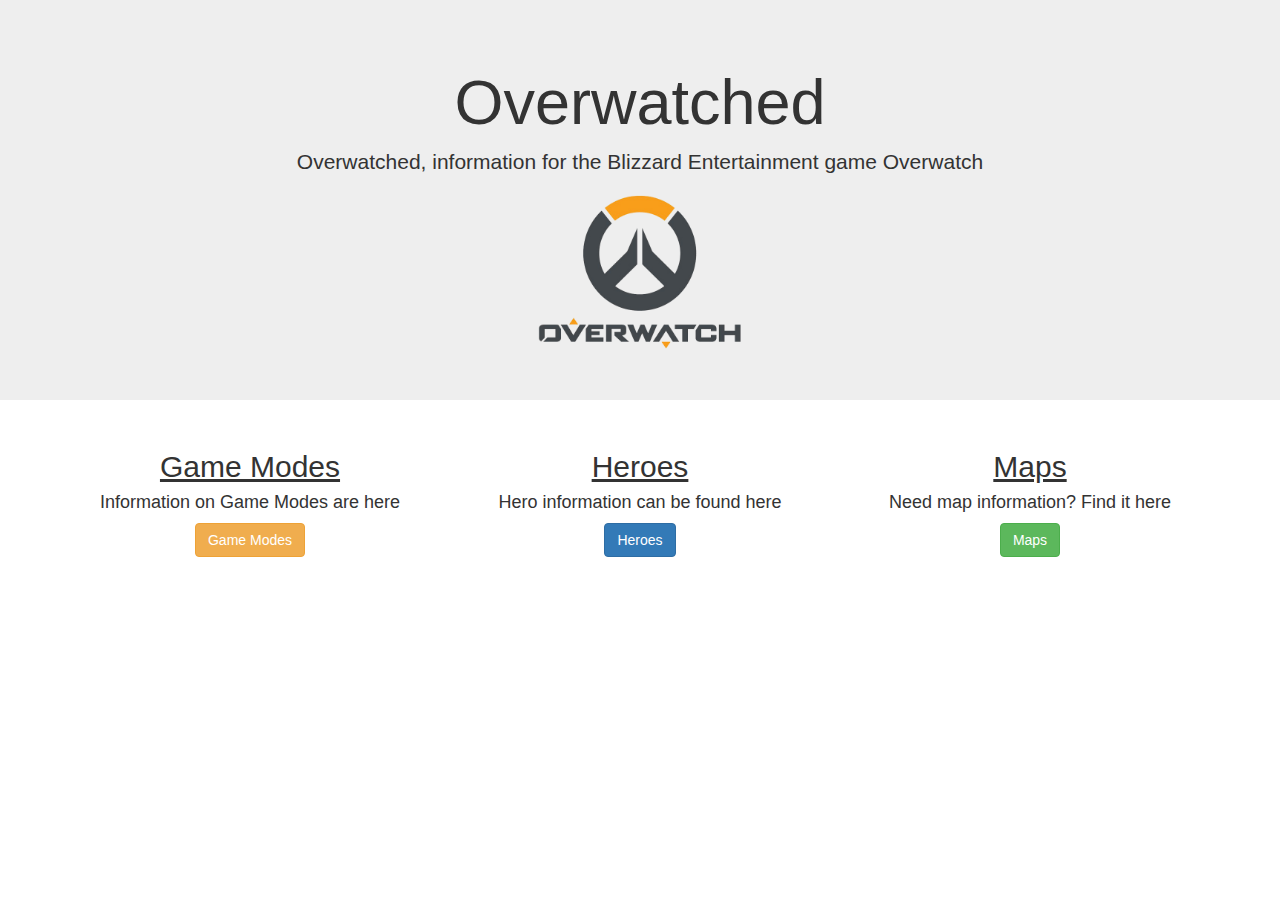
<file: html/index.html>
<!DOCTYPE html>
<html lang="en">
<head>
  <title>Overwatched</title>
  <meta charset="utf-8">
  <meta name="viewport" content="width=device-width, initial-scale=1">
  <link rel="stylesheet" href="https://maxcdn.bootstrapcdn.com/bootstrap/3.3.7/css/bootstrap.min.css">
  <script src="https://ajax.googleapis.com/ajax/libs/jquery/3.1.1/jquery.min.js"></script>
  <script src="https://maxcdn.bootstrapcdn.com/bootstrap/3.3.7/js/bootstrap.min.js"></script>
</head>



<body>

<div class="jumbotron text-center">
  <h1>Overwatched</h1>
  <p>Overwatched, information for the Blizzard Entertainment game Overwatch</p>
  <img src="/images/overwatch2.png" class="img-rounded" alt="Overwatch Logo" width="204" height="160">
</div>
  
<div class="container">
  <div class="row">
    <div class="col-sm-4 text-center">

    
    
      <h2><u>Game Modes</u></h2>
      <h4>Information on Game Modes are here</h4>
    <button type="button" class="btn btn-warning" onclick="location.href = 'html/modes.html';">Game Modes</button>
    </div>
    
    <div class="col-sm-4 text-center">
    
    
      <h2><u>Heroes</u></h2>
      <h4>Hero information can be found here</h4>
      <button type="button" class="btn btn-primary" onclick="location.href = 'html/heroes.html';">Heroes</button>
      
    </div>
    
    <div class="col-sm-4 text-center">
    <div class="col-md-12">
    
      <h2><u>Maps</u></h2>        
      <h4>Need map information? Find it here</h4>
      <button type="button" class="btn btn-success" onclick="location.href = 'html/maps.html';">Maps</button>
     
    </div>



</body>
</html>
</file>
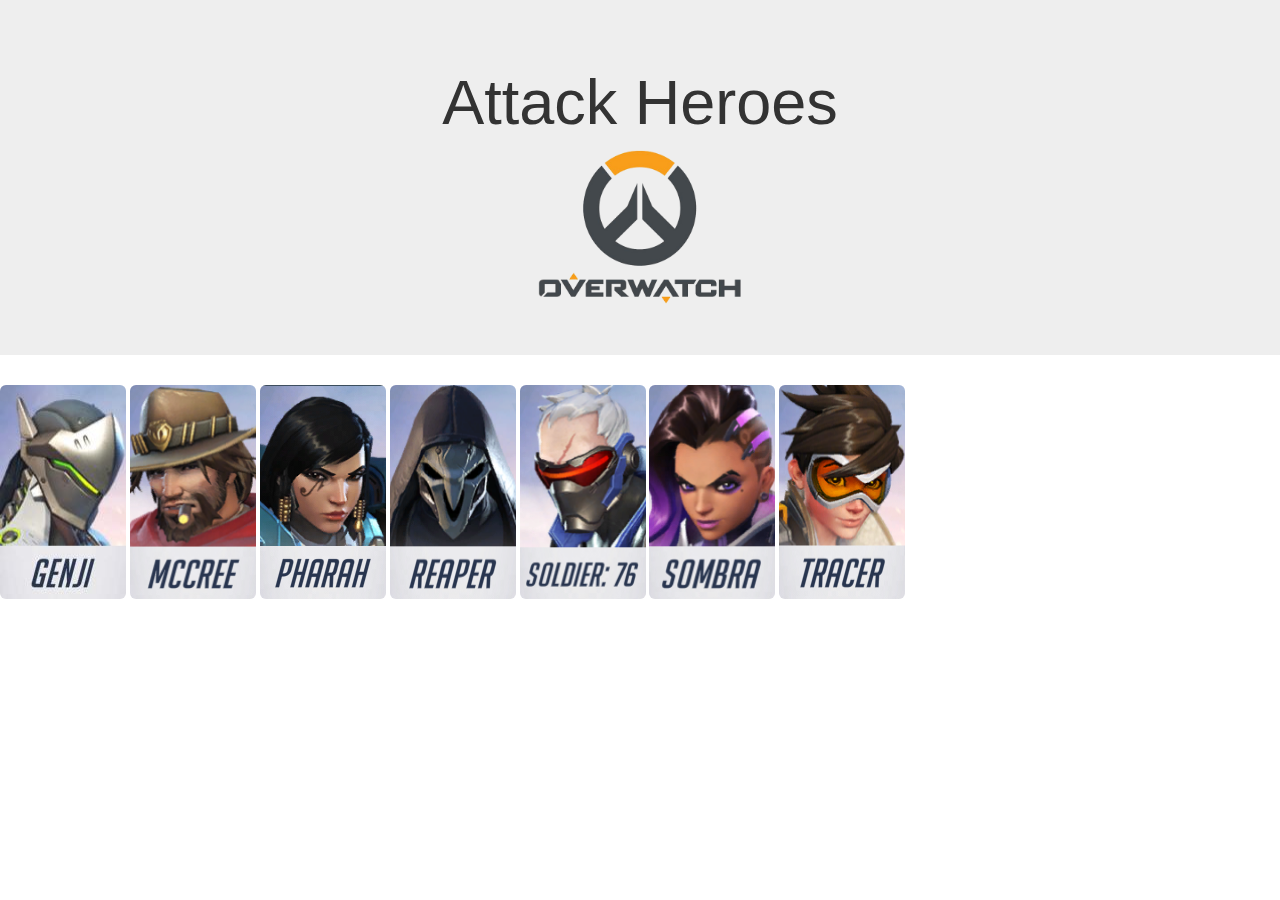
<file: html/attack.html>
<!DOCTYPE html>
<html lang="en">
<head>
  <title>Game Modes</title>
  <meta charset="utf-8">
  <meta name="viewport" content="width=device-width, initial-scale=1">
  <link rel="stylesheet" href="https://maxcdn.bootstrapcdn.com/bootstrap/3.3.7/css/bootstrap.min.css">
  <script src="https://ajax.googleapis.com/ajax/libs/jquery/3.1.1/jquery.min.js"></script>
  <script src="https://maxcdn.bootstrapcdn.com/bootstrap/3.3.7/js/bootstrap.min.js"></script>
</head>



<body>

<div class="jumbotron text-center">
  <h1>Attack Heroes</h1>
  <img src="/images/overwatch2.png" class="img-rounded" alt="Overwatch Logo" width="204" height="160">
</div>

<img src="/images/genji.png" class="img-rounded" alt="Genji" style="vertical-align:middle" width="126" height="214">
<img src="/images/mcree.png" class="img-rounded" alt="McCree" align="middle" width="126" height="214">
<img src="/images/pharah.PNG" class="img-rounded" alt="Pharah" align="middle" width="126" height="214">
<img src="/images/reaper.PNG" class="img-rounded" alt="Reaper" align="middle" width="126" height="214">
<img src="/images/76.PNG" class="img-rounded" alt="Soldier 76" align="middle" width="126" height="214">
<img src="/images/sombra.PNG" class="img-rounded" alt="SSombra" align="middle" width="126" height="214">
<img src="/images/tracer.PNG" class="img-rounded" alt="Tracer" align="middle" width="126" height="214">




  




</body>
</html>
</file>
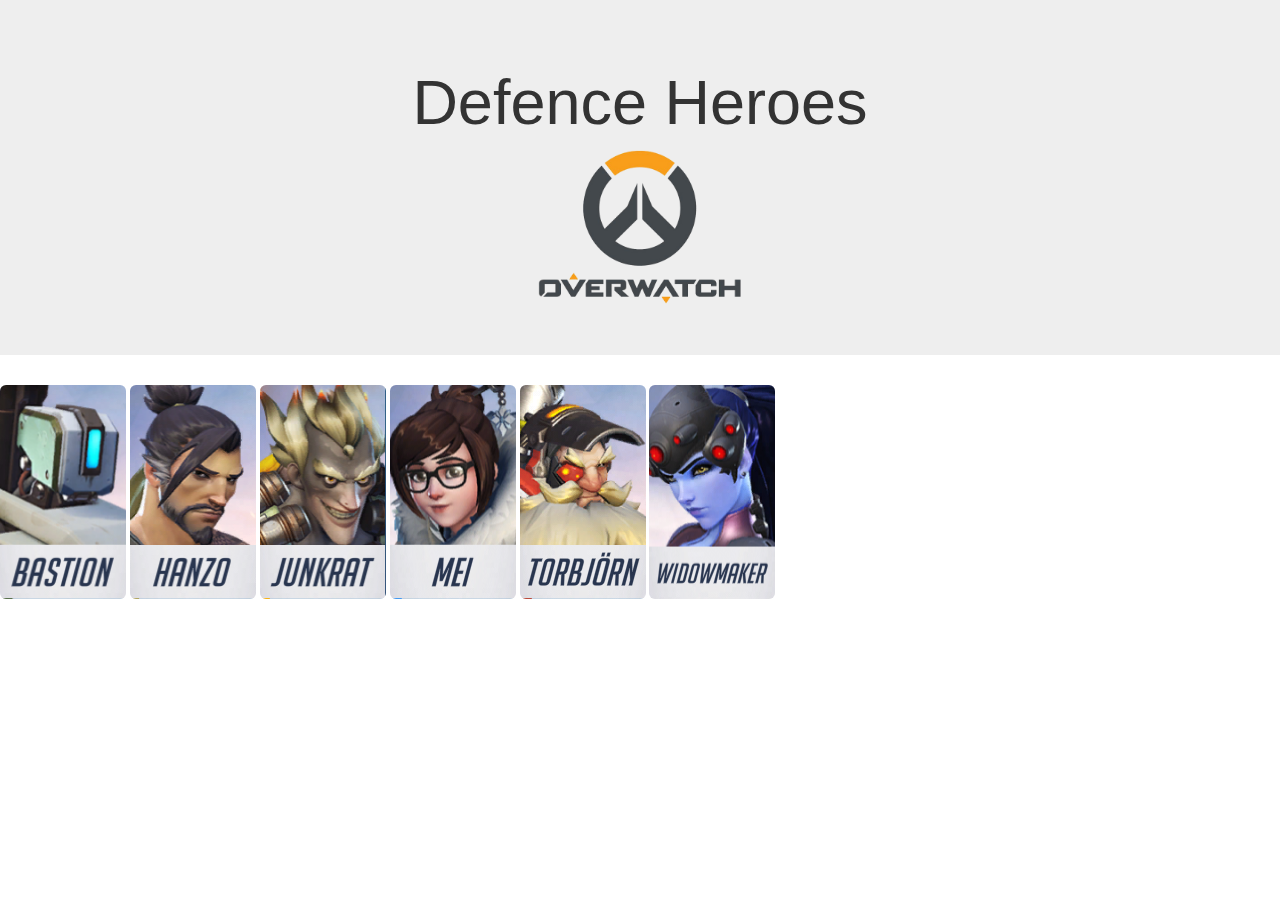
<file: html/defend.html>
<!DOCTYPE html>
<html lang="en">
<head>
  <title>Game Modes</title>
  <meta charset="utf-8">
  <meta name="viewport" content="width=device-width, initial-scale=1">
  <link rel="stylesheet" href="https://maxcdn.bootstrapcdn.com/bootstrap/3.3.7/css/bootstrap.min.css">
  <script src="https://ajax.googleapis.com/ajax/libs/jquery/3.1.1/jquery.min.js"></script>
  <script src="https://maxcdn.bootstrapcdn.com/bootstrap/3.3.7/js/bootstrap.min.js"></script>
</head>



<body>

<div class="jumbotron text-center">
  <h1>Defence Heroes</h1>
  <img src="/images/overwatch2.png" class="img-rounded" alt="Overwatch Logo" width="204" height="160">
</div>

<img src="/images/bastion.PNG" class="img-rounded" alt="Bastion" style="vertical-align:middle" width="126" height="214">
<img src="/images/hanzo.PNG" class="img-rounded" alt="Hanzo" align="middle" width="126" height="214">
<img src="/images/junkrat.PNG" class="img-rounded" alt="Junkrat" align="middle" width="126" height="214">
<img src="/images/mei.PNG" class="img-rounded" alt="Mei" align="middle" width="126" height="214">
<img src="/images/torb.PNG" class="img-rounded" alt="Torb" align="middle" width="126" height="214">
<img src="/images/widowmaker.PNG" class="img-rounded" alt="Widowmaker" align="middle" width="126" height="214">


  




</body>
</html>
</file>
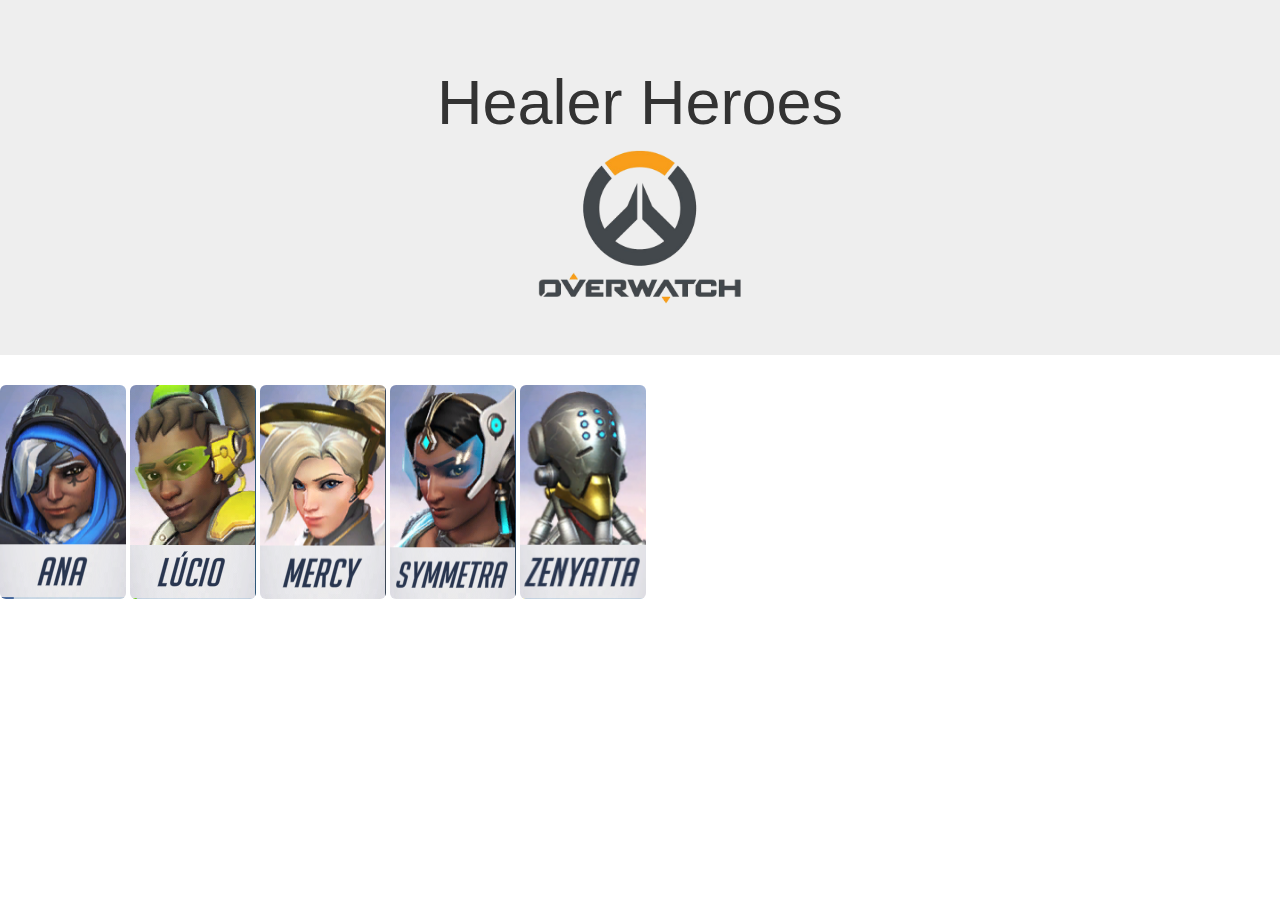
<file: html/healer.html>
<!DOCTYPE html>
<html lang="en">
<head>
  <title>Game Modes</title>
  <meta charset="utf-8">
  <meta name="viewport" content="width=device-width, initial-scale=1">
  <link rel="stylesheet" href="https://maxcdn.bootstrapcdn.com/bootstrap/3.3.7/css/bootstrap.min.css">
  <script src="https://ajax.googleapis.com/ajax/libs/jquery/3.1.1/jquery.min.js"></script>
  <script src="https://maxcdn.bootstrapcdn.com/bootstrap/3.3.7/js/bootstrap.min.js"></script>
</head>



<body>

<div class="jumbotron text-center">
  <h1>Healer Heroes</h1>
  <img src="/images/overwatch2.png" class="img-rounded" alt="Overwatch Logo" width="204" height="160">
</div>

<img src="/images/ana.PNG" class="img-rounded" alt="Ana" style="vertical-align:middle" width="126" height="214">
<img src="/images/lucio.PNG" class="img-rounded" alt="Lucio" align="middle" width="126" height="214">
<img src="/images/mercy.PNG" class="img-rounded" alt="Mercy" align="middle" width="126" height="214">
<img src="/images/sym.PNG" class="img-rounded" alt="Symmetra" align="middle" width="126" height="214">
<img src="/images/zen.PNG" class="img-rounded" alt="Zenyatta" align="middle" width="126" height="214">



  




</body>
</html>
</file>
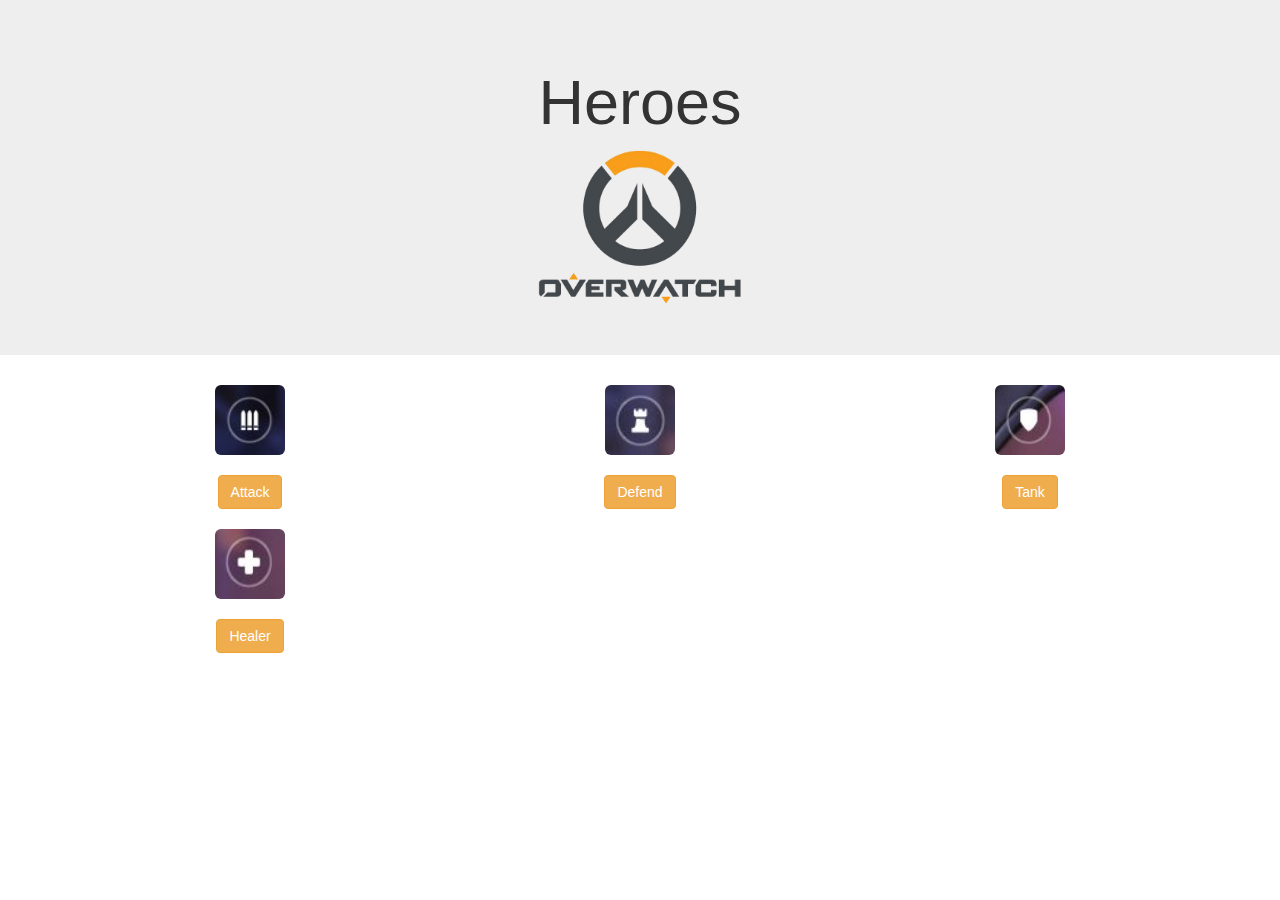
<file: html/heroes.html>
<!DOCTYPE html>
<html lang="en">
<head>
  <title>Overwatched</title>
  <meta charset="utf-8">
  <meta name="viewport" content="width=device-width, initial-scale=1">
  <link rel="stylesheet" href="https://maxcdn.bootstrapcdn.com/bootstrap/3.3.7/css/bootstrap.min.css">
  <script src="https://ajax.googleapis.com/ajax/libs/jquery/3.1.1/jquery.min.js"></script>
  <script src="https://maxcdn.bootstrapcdn.com/bootstrap/3.3.7/js/bootstrap.min.js"></script>
</head>



<body>

<div class="jumbotron text-center">
  <h1>Heroes</h1>
  <img src="/images/overwatch2.png" class="img-rounded" alt="Overwatch Logo" width="204" height="160">
</div>

<div class="container">
  <div class="row">
    <div class="col-sm-4 text-center">
    <img src="/images/attack.png" class="img-rounded" alt="Attack Logo" width="70" height="70">
    <br></br>
    <button type="button" class="btn btn-warning" onclick="location.href = 'attack.html';">Attack</button>
    <br></br>
    </div>

    <div class="col-sm-4 text-center">

    <img src="/images/defend.png" class="img-rounded" alt="Defence Logo" width="70" height="70">
    <br></br>
    <button type="button" class="btn btn-warning" onclick="location.href = 'defend.html';">Defend</button>
    <br></br>
    </div>

    <div class="col-sm-4 text-center">

    <img src="/images/tank.png" class="img-rounded" alt="Tank Logo" width="70" height="70">
    <br></br>
    <button type="button" class="btn btn-warning" onclick="location.href = 'tank.html';">Tank</button>
    <br></br>
    </div>

    <div class="col-sm-4 text-center">
    <img src="/images/healer.png" class="img-rounded" alt="Healer Logo" width="70" height="70">
    <br></br>
    <button type="button" class="btn btn-warning" onclick="location.href = 'healer.html';">Healer</button>
    </div>
    
    
  



</body>
</html>
</file>
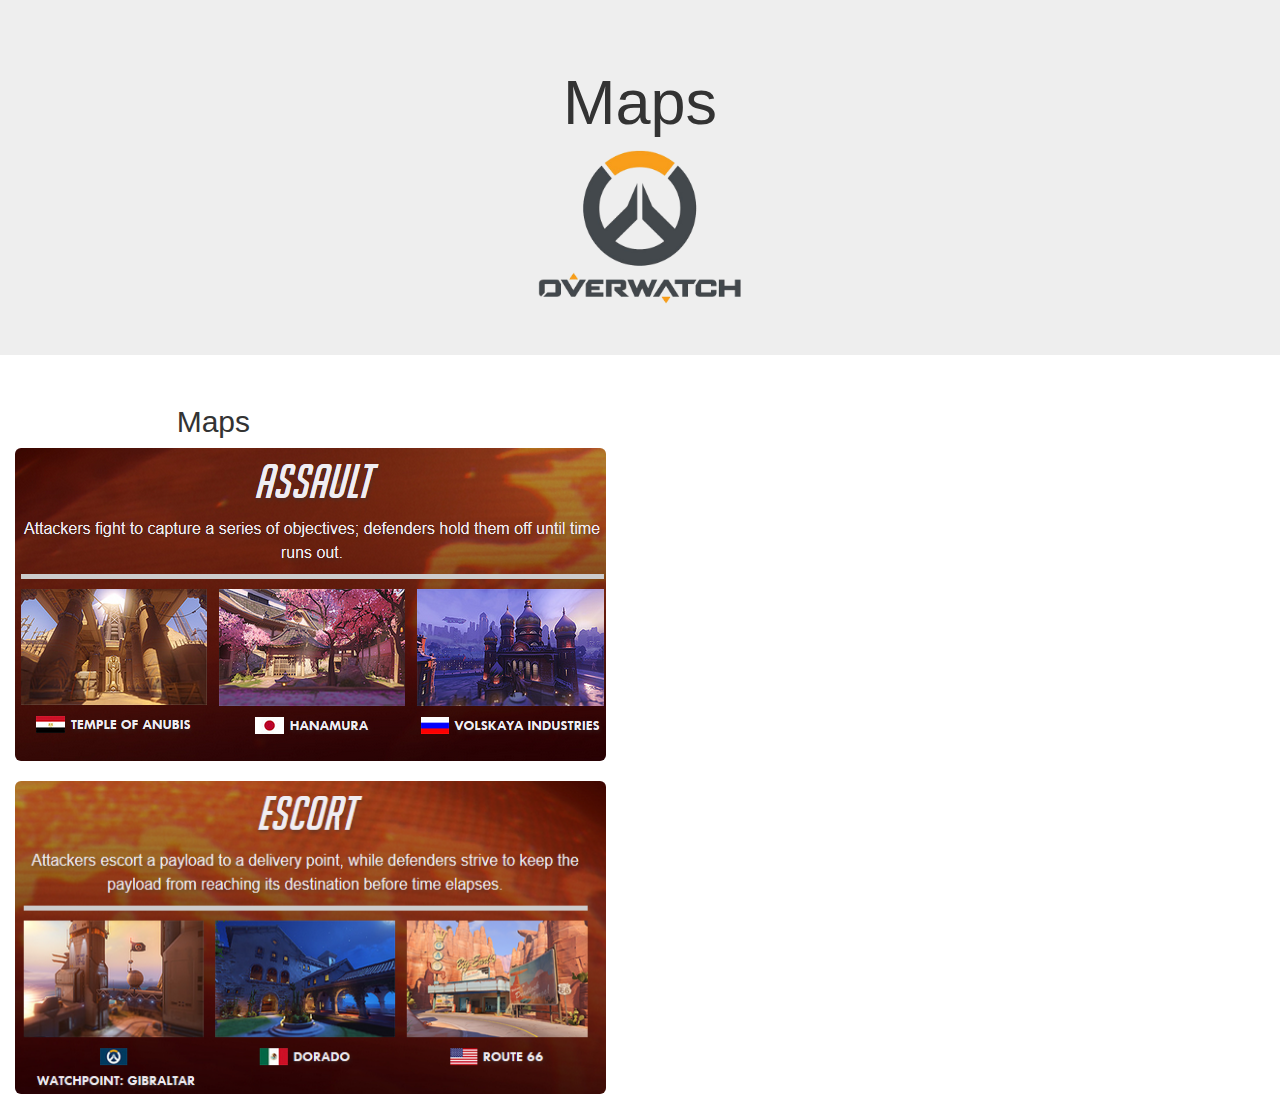
<file: html/maps.html>
<!DOCTYPE html>
<html lang="en">
<head>
  <title>Overwatched</title>
  <meta charset="utf-8">
  <meta name="viewport" content="width=device-width, initial-scale=1">
  <link rel="stylesheet" href="https://maxcdn.bootstrapcdn.com/bootstrap/3.3.7/css/bootstrap.min.css">
  <script src="https://ajax.googleapis.com/ajax/libs/jquery/3.1.1/jquery.min.js"></script>
  <script src="https://maxcdn.bootstrapcdn.com/bootstrap/3.3.7/js/bootstrap.min.js"></script>
</head>



<body>

<div class="jumbotron text-center">
  <h1>Maps</h1>
  <img src="/images/overwatch2.png" class="img-rounded" alt="Overwatch Logo" width="204" height="160">
</div>
  

<div class="col-sm-4 text-center">

    <h2>Maps</h2>
    <img src="/images/maps 1.png" class="img-rounded" alt="Ranked Logo" width="591" height="313">
    <br></br>
    <img src="/images/maps 2.png" class="img-rounded" alt="Ranked Logo" width="591" height="313">
    

</body>
</html>
</file>
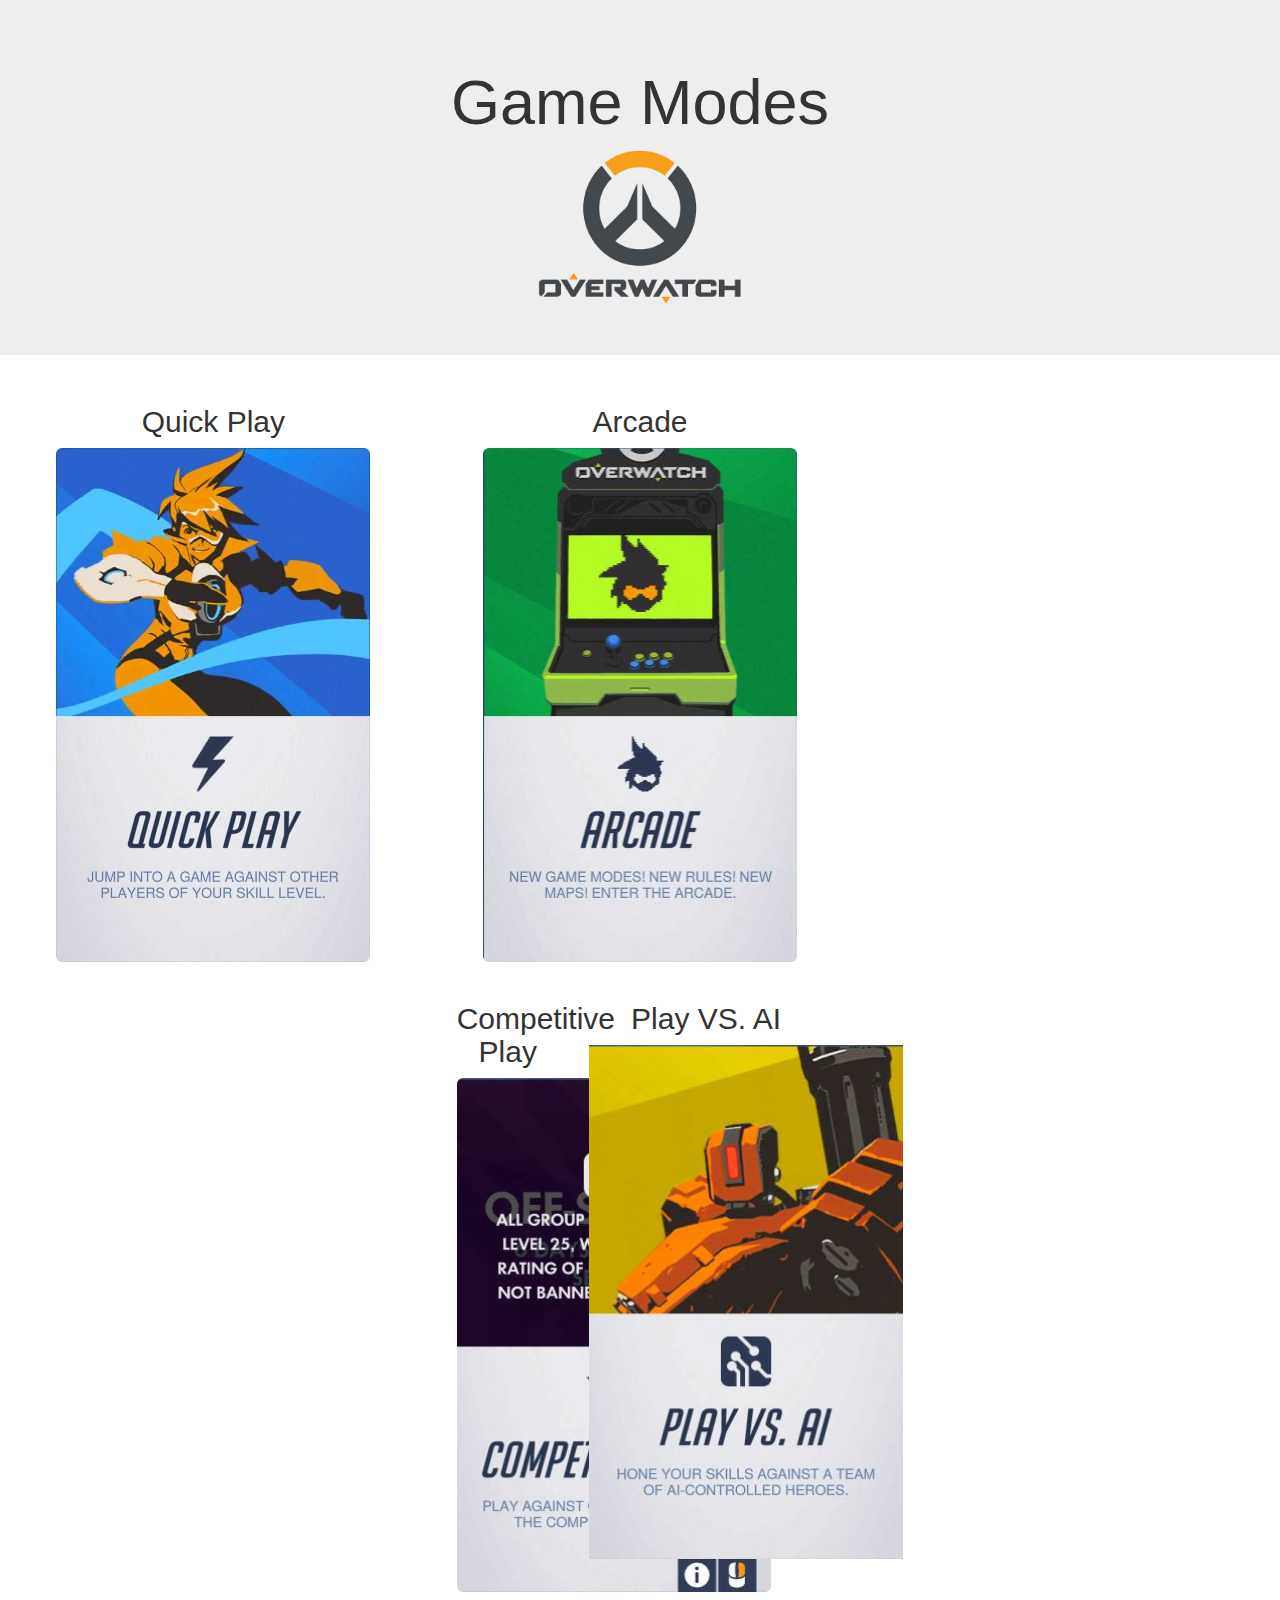
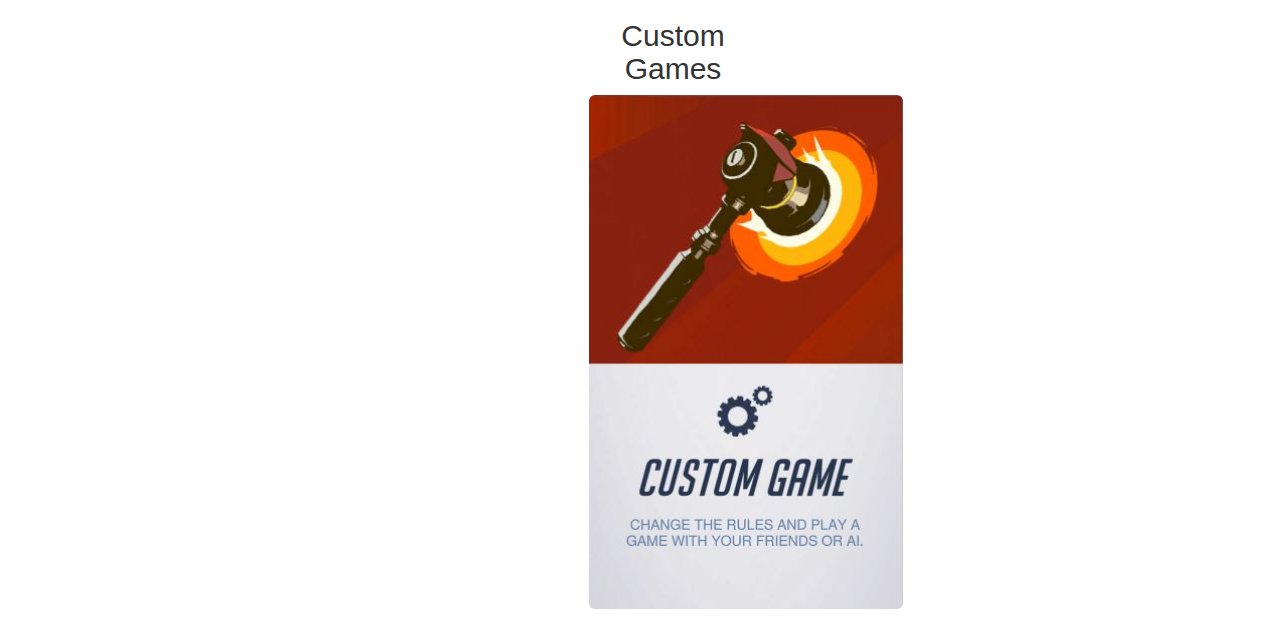
<file: html/modes.html>
<!DOCTYPE html>
<html lang="en">
<head>
  <title>Game Modes</title>
  <meta charset="utf-8">
  <meta name="viewport" content="width=device-width, initial-scale=1">
  <link rel="stylesheet" href="https://maxcdn.bootstrapcdn.com/bootstrap/3.3.7/css/bootstrap.min.css">
  <script src="https://ajax.googleapis.com/ajax/libs/jquery/3.1.1/jquery.min.js"></script>
  <script src="https://maxcdn.bootstrapcdn.com/bootstrap/3.3.7/js/bootstrap.min.js"></script>
</head>



<body>

<div class="jumbotron text-center">
  <h1>Game Modes</h1>
  <img src="/images/overwatch2.png" class="img-rounded" alt="Overwatch Logo" width="204" height="160">
</div>

<div class="col-sm-4 text-center">

    <h2>Quick Play</h2>
    <img src="/images/quickplay.png" class="img-rounded" alt="Quick Play Logo" width="314" height="514">
    <br></br>
  
</div>

  <div class="col-sm-4 text-center">

    <h2>Arcade</h2>
    <img src="/images/arcade.png" class="img-rounded" alt="Arcade Logo" width="314" height="514">
    <br></br>

<div class="col-sm-4 text-center">

    <h2>Competitive Play</h2>
    <img src="/images/ranked.png" class="img-rounded" alt="Ranked Logo" width="314" height="514">
    <br></br>

</div>

<div class="col-sm-8 text-center">

    <h2>Play VS. AI</h2>
    <img class="center-block" src="/images/ai.png" class="img-rounded" alt="Ai Logo" width="314" height="514">
    <br></br>

</div>

<div class="col-sm-6 text-center">

    <h2>Custom Games</h2>
    <img src="/images/custom.png" class="img-rounded" alt="Custom Logo" width="314" height="514">
    <br></br>

</div>




  




</body>
</html>
</file>
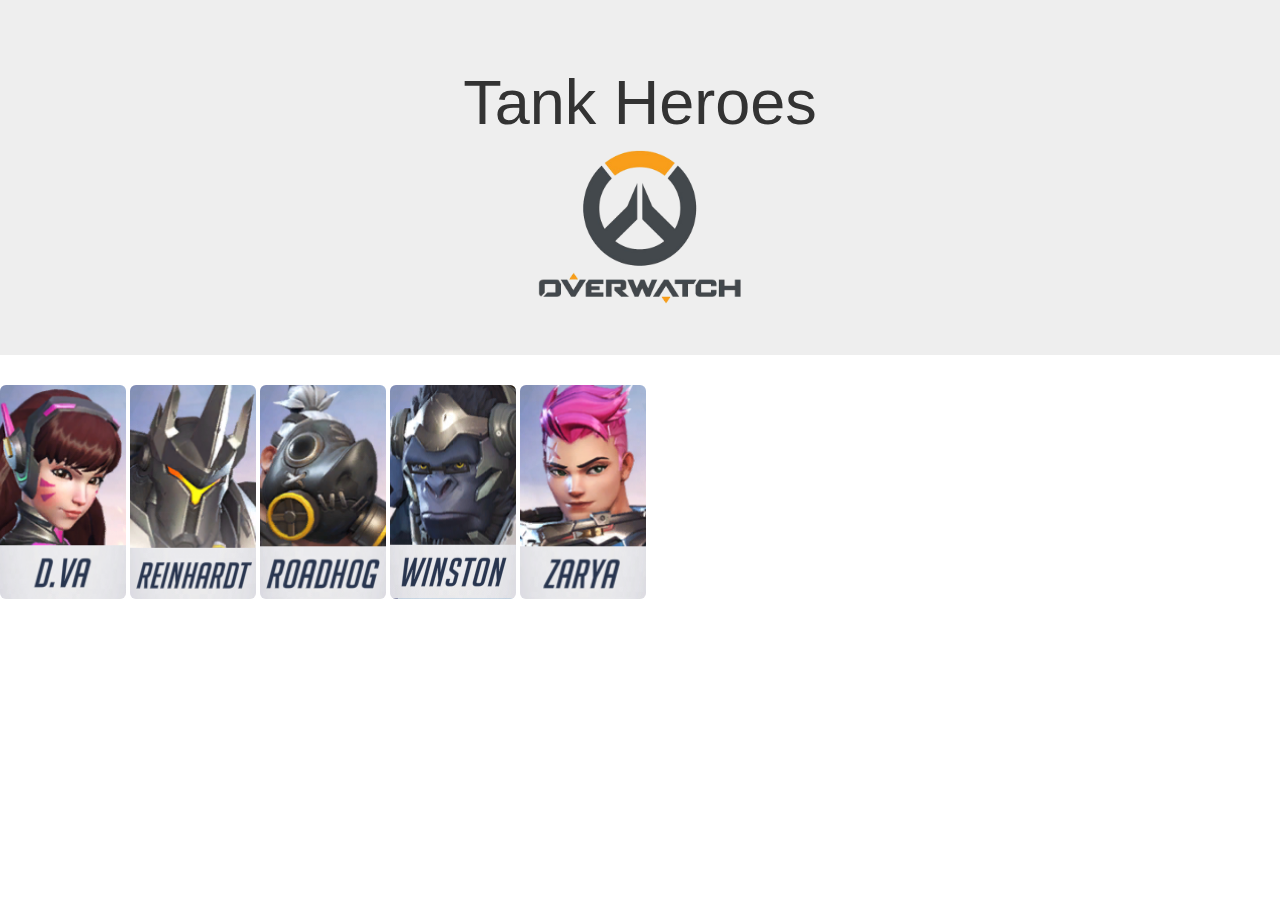
<file: html/tank.html>
<!DOCTYPE html>
<html lang="en">
<head>
  <title>Game Modes</title>
  <meta charset="utf-8">
  <meta name="viewport" content="width=device-width, initial-scale=1">
  <link rel="stylesheet" href="https://maxcdn.bootstrapcdn.com/bootstrap/3.3.7/css/bootstrap.min.css">
  <script src="https://ajax.googleapis.com/ajax/libs/jquery/3.1.1/jquery.min.js"></script>
  <script src="https://maxcdn.bootstrapcdn.com/bootstrap/3.3.7/js/bootstrap.min.js"></script>
</head>



<body>

<div class="jumbotron text-center">
  <h1>Tank Heroes</h1>
  <img src="/images/overwatch2.png" class="img-rounded" alt="Overwatch Logo" width="204" height="160">
</div>

<img src="/images/dva.PNG" class="img-rounded" alt="Dva" style="vertical-align:middle" width="126" height="214">
<img src="/images/rein.PNG" class="img-rounded" alt="Reinhardt" align="middle" width="126" height="214">
<img src="/images/roadhog.PNG" class="img-rounded" alt="Roadhog" align="middle" width="126" height="214">
<img src="/images/winston.PNG" class="img-rounded" alt="Winston" align="middle" width="126" height="214">
<img src="/images/zarya.PNG" class="img-rounded" alt="Zarya" align="middle" width="126" height="214">



  




</body>
</html>
</file>
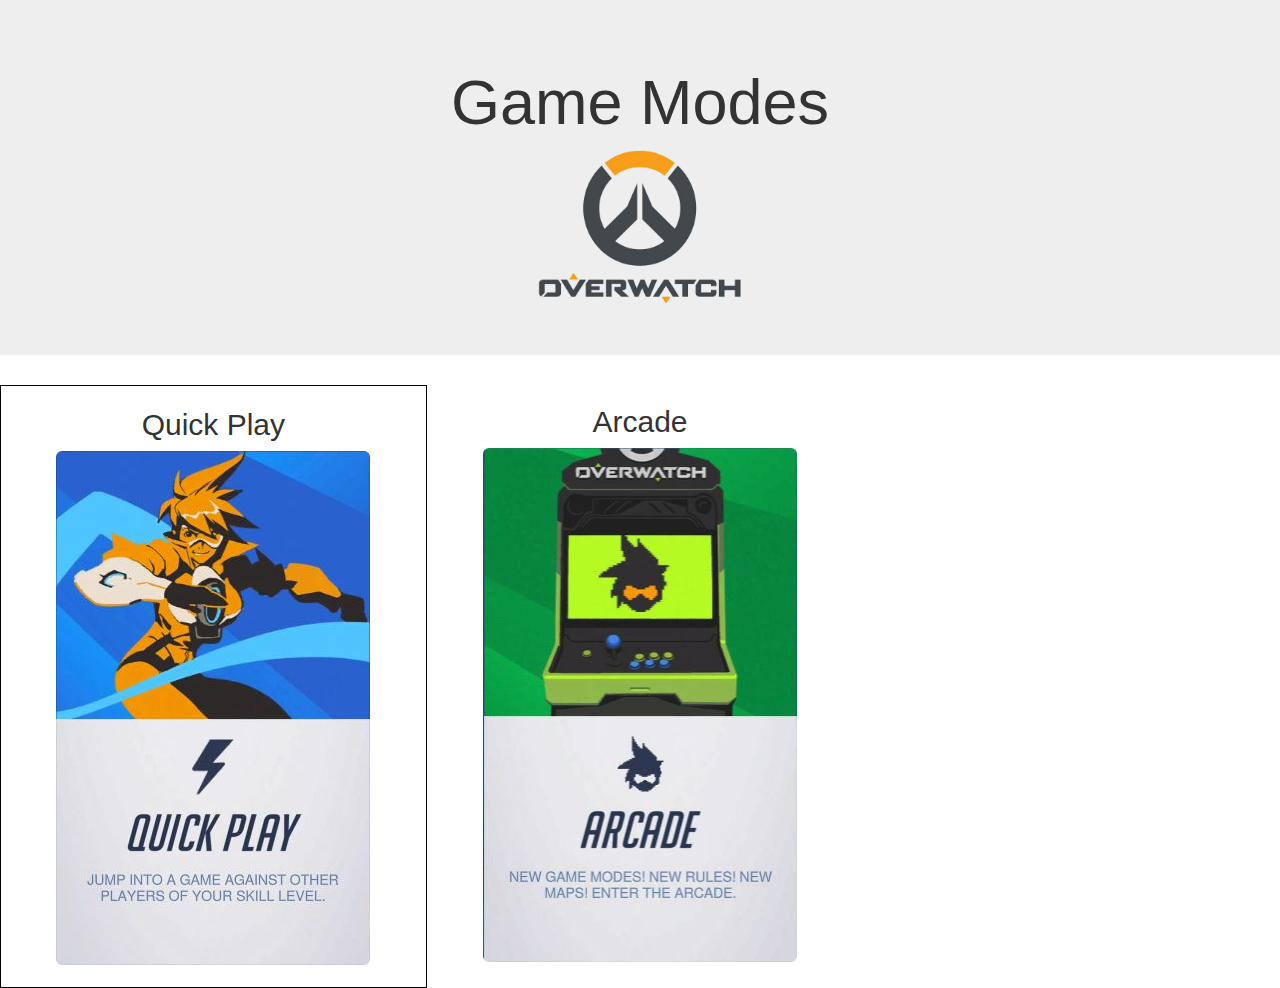
<file: images/modes.html>
<!DOCTYPE html>
<html lang="en">
<head>
  <title>Game Modes</title>
  <meta charset="utf-8">
  <meta name="viewport" content="width=device-width, initial-scale=1">
  <link rel="stylesheet" href="https://maxcdn.bootstrapcdn.com/bootstrap/3.3.7/css/bootstrap.min.css">
  <script src="https://ajax.googleapis.com/ajax/libs/jquery/3.1.1/jquery.min.js"></script>
  <script src="https://maxcdn.bootstrapcdn.com/bootstrap/3.3.7/js/bootstrap.min.js"></script>
</head>



<body>

<div class="jumbotron text-center">
  <h1>Game Modes</h1>
  <img src="/images/overwatch2.png" class="img-rounded" alt="Overwatch Logo" width="204" height="160">
</div>

<div class="col-sm-4 text-center" style="padding: 2px; border:1px solid black;">

    <h2>Quick Play</h2>
    <img src="/images/quickplay.png" class="img-rounded" alt="Quick Play Logo" width="314" height="514">
    <br></br>
  
  </div>

  <div class="col-sm-4 text-center">

    <h2>Arcade</h2>
    <img src="/images/arcade.png" class="img-rounded" alt="Arcade Logo" width="314" height="514">
    <br></br>


  




</body>
</html>
</file>
